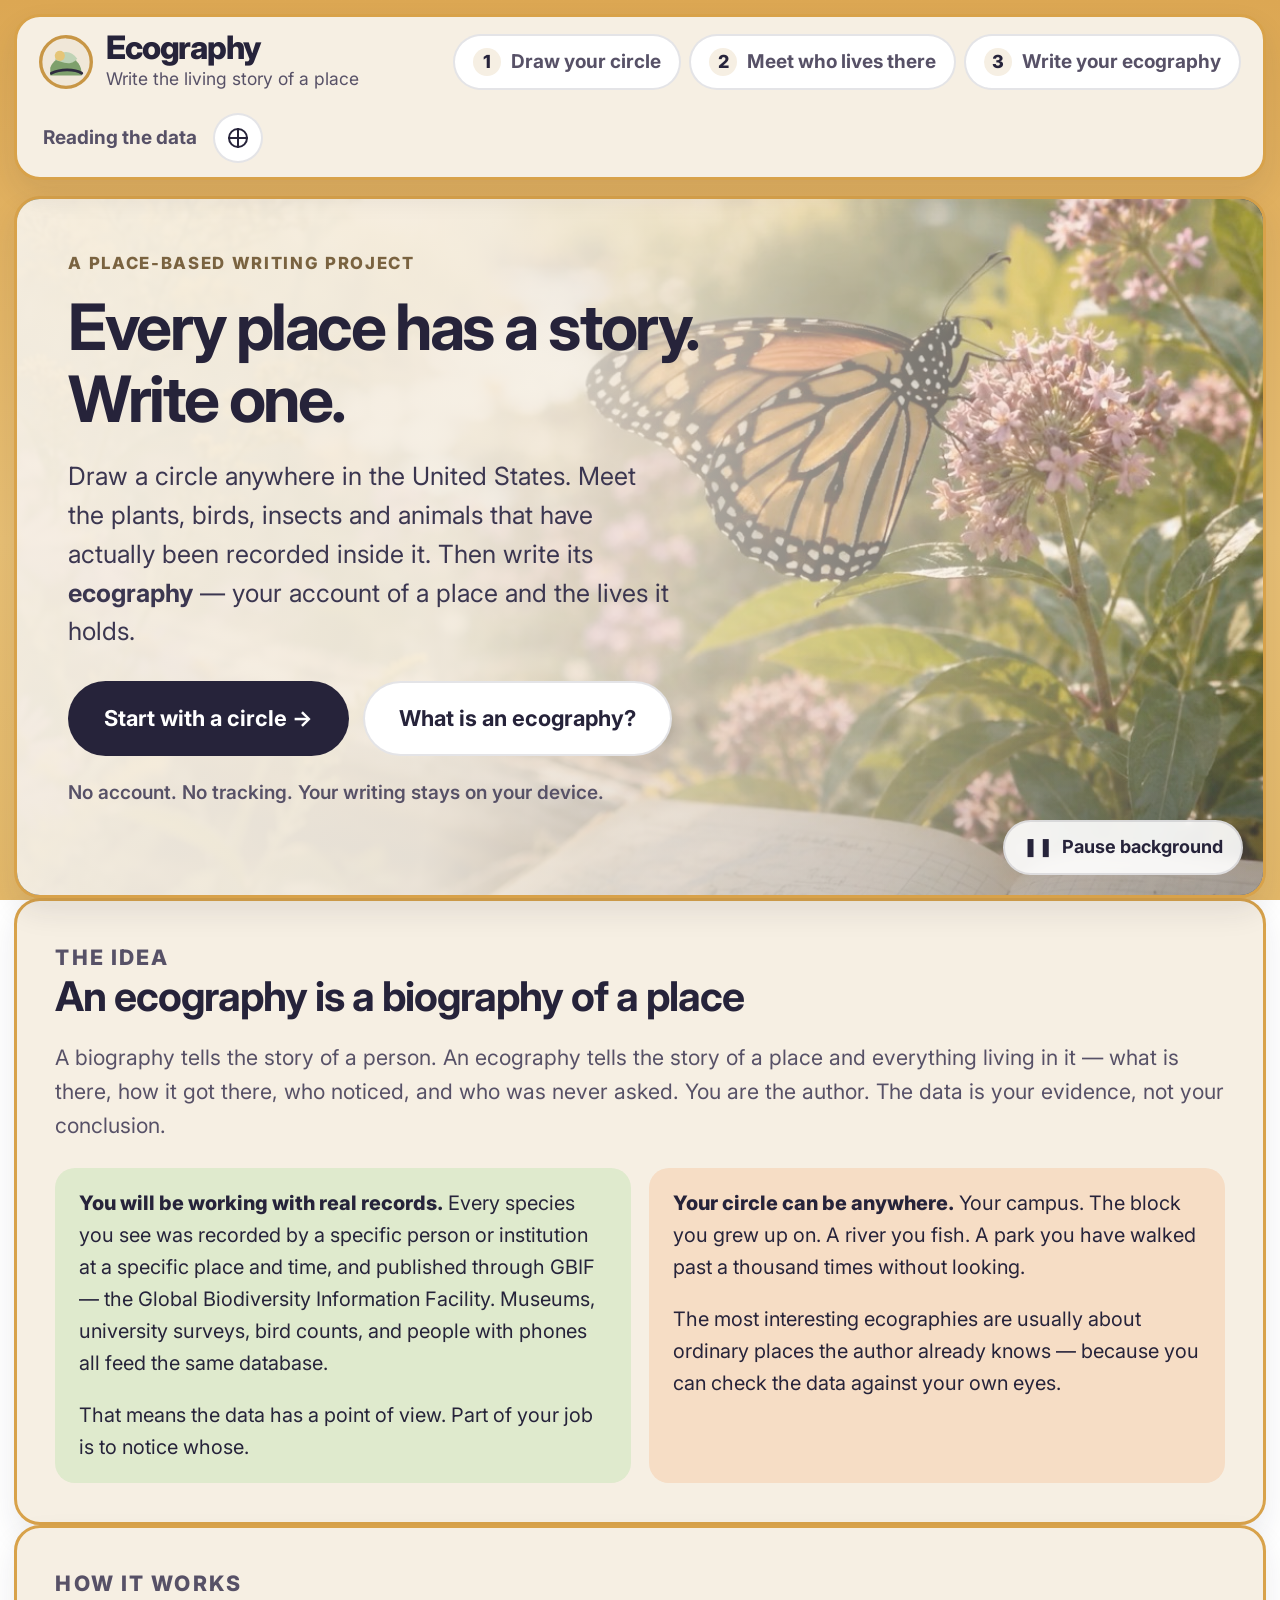
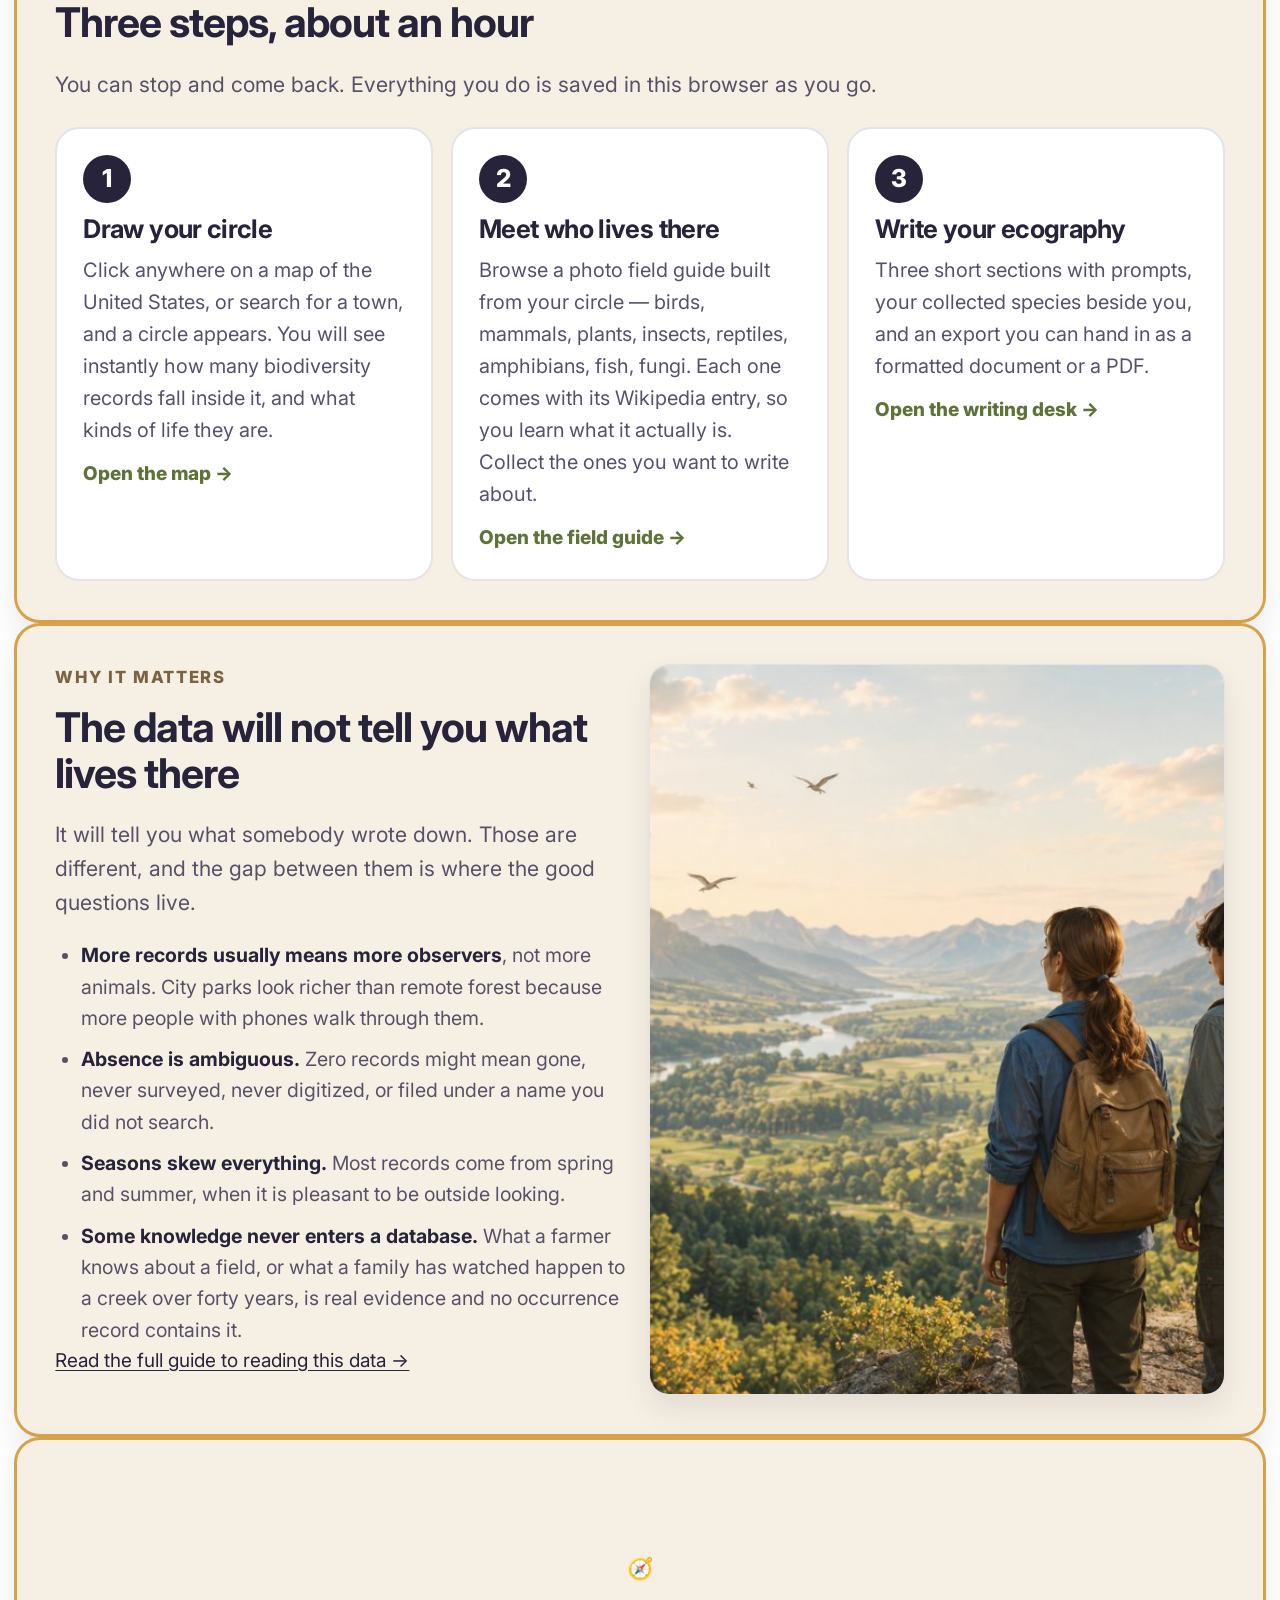
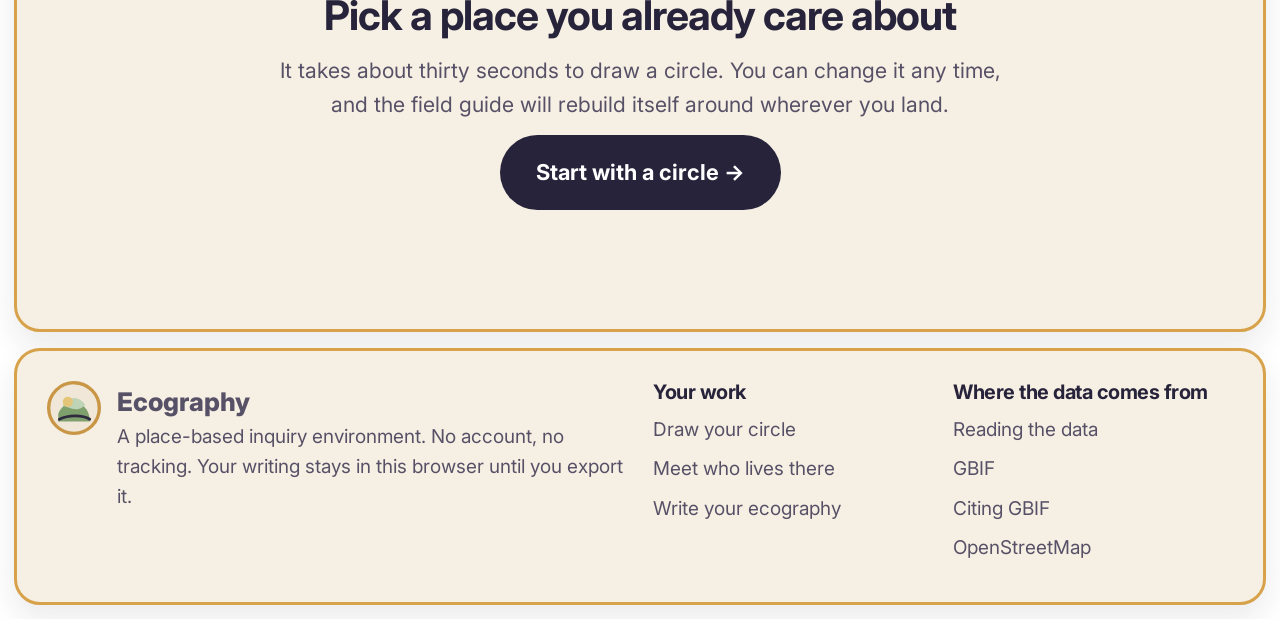
<file: index.html>
<!DOCTYPE html>
<html lang="en">
<head>
<meta charset="UTF-8">
<meta name="viewport" content="width=device-width, initial-scale=1.0">
<title>Ecography — write the living story of a place</title>
<meta name="description" content="Draw a circle anywhere in the United States, meet the species recorded inside it using live GBIF data, and write your own ecography of that place.">
<link rel="icon" href="assets/icons/logo-landscape.svg">
<link rel="preconnect" href="https://fonts.googleapis.com">
<link rel="preconnect" href="https://fonts.gstatic.com" crossorigin>
<link href="https://fonts.googleapis.com/css2?family=Inter:wght@400;500;600;700;800&display=swap" rel="stylesheet">
<link rel="stylesheet" href="css/styles.css?v=3">
</head>
<body>
<a class="skip-link" href="#main">Skip to the content</a>

<div class="page-shell">
  <header id="siteHeader" class="site-header panel"></header>

  <main id="main">
    <!-- ============================================== HERO -->
    <section class="hero panel">
      <div class="hero__backdrop">
        <video id="heroVideo" class="hero__video" autoplay muted loop playsinline preload="auto"
               poster="media/atlas-loop-poster.jpg" aria-hidden="true" tabindex="-1">
          <source src="media/atlas-loop.mp4" type="video/mp4">
        </video>
        <img class="hero__still" src="media/atlas-loop-poster.jpg" alt="">
      </div>
      <div class="hero__overlay"></div>

      <button id="videoToggle" class="video-toggle" aria-pressed="false">
        <span class="video-toggle__icon" aria-hidden="true">❚❚</span>
        <span class="video-toggle__label">Pause background</span>
      </button>

      <div class="hero__content">
        <p class="eyebrow">A place-based writing project</p>
        <h1>Every place has a story. Write one.</h1>
        <p class="lead">
          Draw a circle anywhere in the United States. Meet the plants, birds, insects and
          animals that have actually been recorded inside it. Then write its
          <strong>ecography</strong> — your account of a place and the lives it holds.
        </p>
        <div class="hero__actions">
          <a class="button button--dark button--large" href="explore.html">Start with a circle →</a>
          <a class="button button--light button--large" href="#what">What is an ecography?</a>
        </div>
        <p class="hero__meta">No account. No tracking. Your writing stays on your device.</p>
      </div>
    </section>

    <!-- ============================================== WHAT IS IT -->
    <section id="what" class="section panel">
      <div class="section-head">
        <p class="eyebrow">The idea</p>
        <h2>An ecography is a biography of a place</h2>
        <p>
          A biography tells the story of a person. An ecography tells the story of a place and
          everything living in it — what is there, how it got there, who noticed, and who was
          never asked. You are the author. The data is your evidence, not your conclusion.
        </p>
      </div>

      <div class="split">
        <div class="callout callout--sage">
          <p><strong>You will be working with real records.</strong> Every species you see was
          recorded by a specific person or institution at a specific place and time, and published
          through GBIF — the Global Biodiversity Information Facility. Museums, university surveys,
          bird counts, and people with phones all feed the same database.</p>
          <p style="margin-bottom:0">That means the data has a point of view. Part of your job is
          to notice whose.</p>
        </div>
        <div class="callout callout--peach">
          <p><strong>Your circle can be anywhere.</strong> Your campus. The block you grew up on.
          A river you fish. A park you have walked past a thousand times without looking.</p>
          <p style="margin-bottom:0">The most interesting ecographies are usually about ordinary
          places the author already knows — because you can check the data against your own eyes.</p>
        </div>
      </div>
    </section>

    <!-- ============================================== THE THREE STEPS -->
    <section class="section panel">
      <div class="section-head">
        <p class="eyebrow">How it works</p>
        <h2>Three steps, about an hour</h2>
        <p>You can stop and come back. Everything you do is saved in this browser as you go.</p>
      </div>

      <div class="step-cards">
        <a class="step-card" href="explore.html">
          <span class="step-card__num">1</span>
          <h3>Draw your circle</h3>
          <p>Click anywhere on a map of the United States, or search for a town, and a circle
          appears. You will see instantly how many biodiversity records fall inside it, and what
          kinds of life they are.</p>
          <span class="step-card__go">Open the map →</span>
        </a>
        <a class="step-card" href="species.html">
          <span class="step-card__num">2</span>
          <h3>Meet who lives there</h3>
          <p>Browse a photo field guide built from your circle — birds, mammals, plants, insects,
          reptiles, amphibians, fish, fungi. Each one comes with its Wikipedia entry, so you learn
          what it actually is. Collect the ones you want to write about.</p>
          <span class="step-card__go">Open the field guide →</span>
        </a>
        <a class="step-card" href="write.html">
          <span class="step-card__num">3</span>
          <h3>Write your ecography</h3>
          <p>Three short sections with prompts, your collected species beside you, and an export
          you can hand in as a formatted document or a PDF.</p>
          <span class="step-card__go">Open the writing desk →</span>
        </a>
      </div>
    </section>

    <!-- ============================================== THE ARGUMENT -->
    <section class="section panel">
      <div class="split">
        <div>
          <p class="eyebrow">Why it matters</p>
          <h2>The data will not tell you what lives there</h2>
          <p style="font-size:1.12rem;color:var(--muted)">
            It will tell you what somebody wrote down. Those are different, and the gap between
            them is where the good questions live.
          </p>
          <ul class="caveat-list">
            <li><strong>More records usually means more observers</strong>, not more animals. City
            parks look richer than remote forest because more people with phones walk through them.</li>
            <li><strong>Absence is ambiguous.</strong> Zero records might mean gone, never surveyed,
            never digitized, or filed under a name you did not search.</li>
            <li><strong>Seasons skew everything.</strong> Most records come from spring and summer,
            when it is pleasant to be outside looking.</li>
            <li><strong>Some knowledge never enters a database.</strong> What a farmer knows about a
            field, or what a family has watched happen to a creek over forty years, is real evidence
            and no occurrence record contains it.</li>
          </ul>
          <p><a href="guide.html">Read the full guide to reading this data →</a></p>
        </div>
        <div class="panel panel--inner" style="padding:0;overflow:hidden;display:grid">
          <img src="assets/images/community-journey.jpg" alt="Two students standing on a ridge looking out over a wide river valley." style="width:100%;height:100%;object-fit:cover">
        </div>
      </div>
    </section>

    <!-- ============================================== CTA -->
    <section class="section panel">
      <div class="empty-state">
        <p class="empty-state__emoji" aria-hidden="true">🧭</p>
        <h2>Pick a place you already care about</h2>
        <p>It takes about thirty seconds to draw a circle. You can change it any time, and
        the field guide will rebuild itself around wherever you land.</p>
        <a class="button button--dark button--large" href="explore.html">Start with a circle →</a>
      </div>
    </section>
  </main>

  <footer id="siteFooter" class="site-footer panel"></footer>
</div>

<script src="js/gbif.js?v=3"></script>
<script src="js/app.js?v=3"></script>
</body>
</html>
</file>
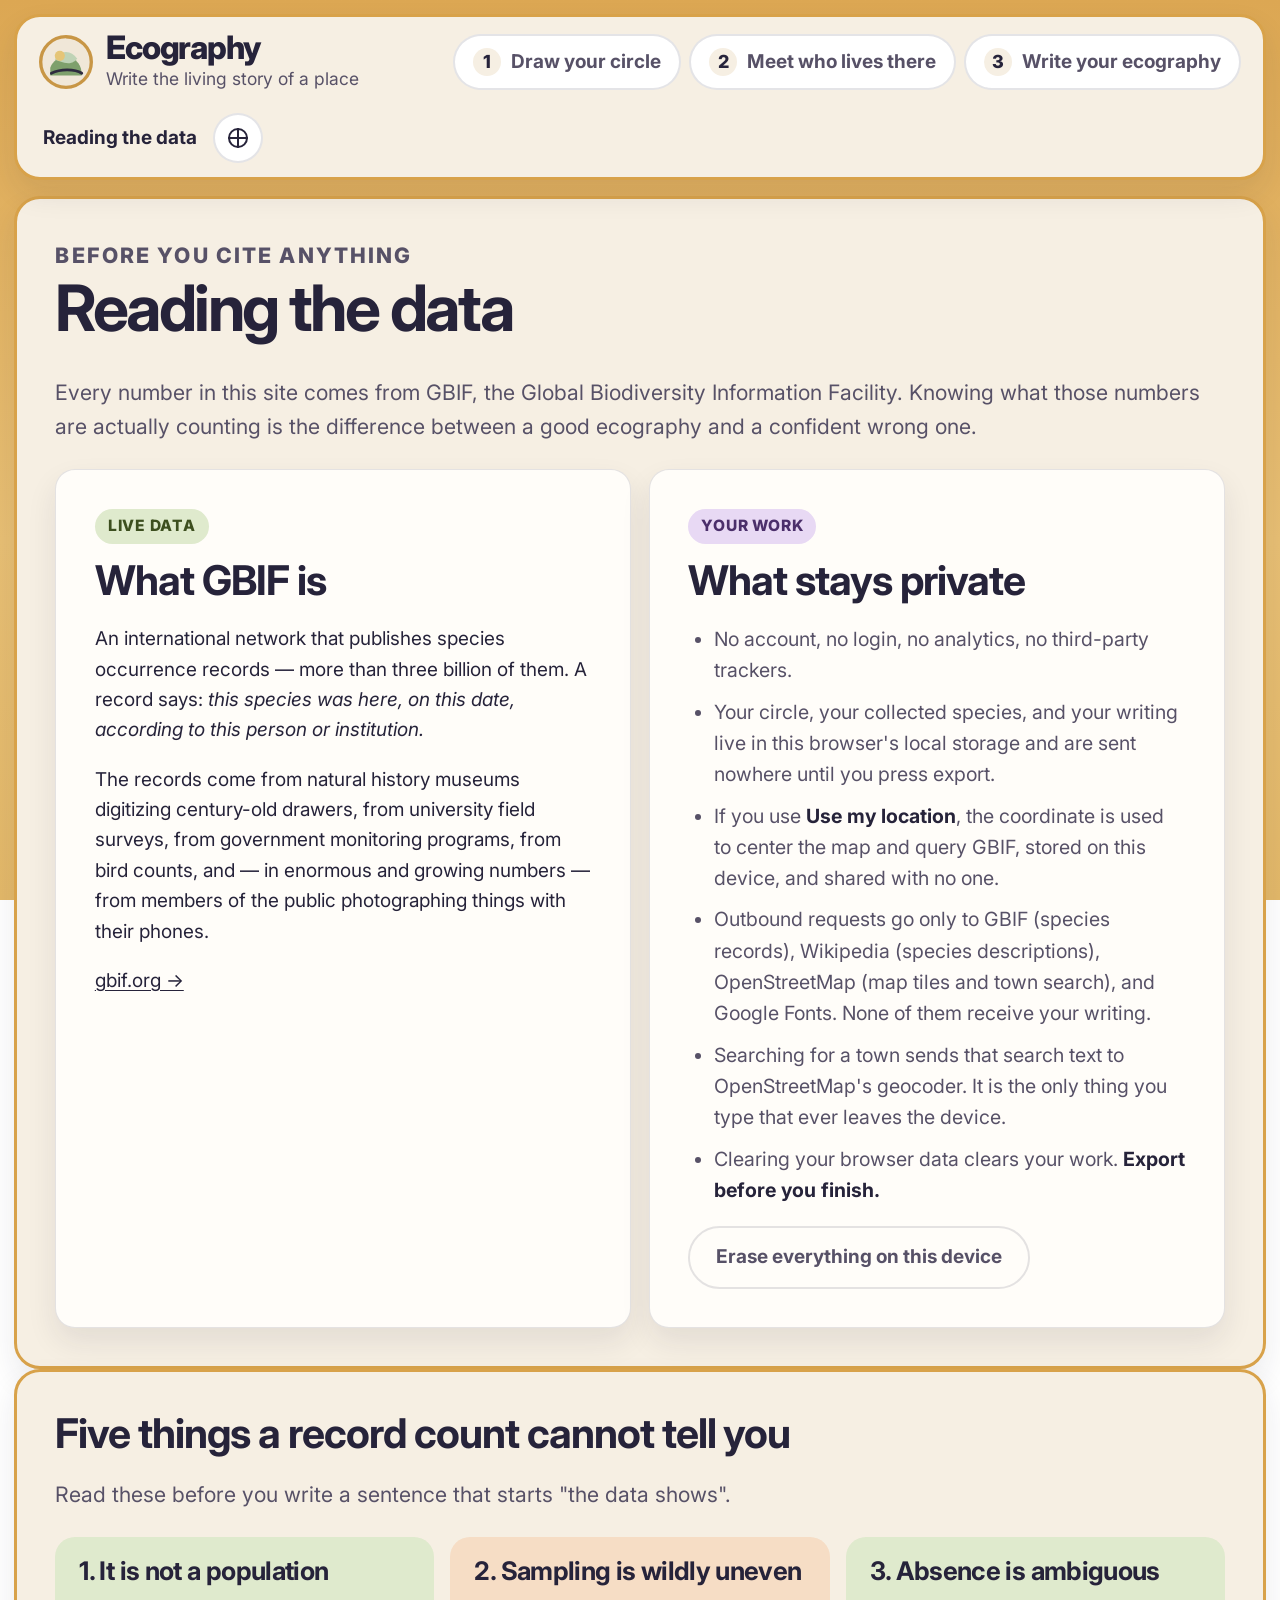
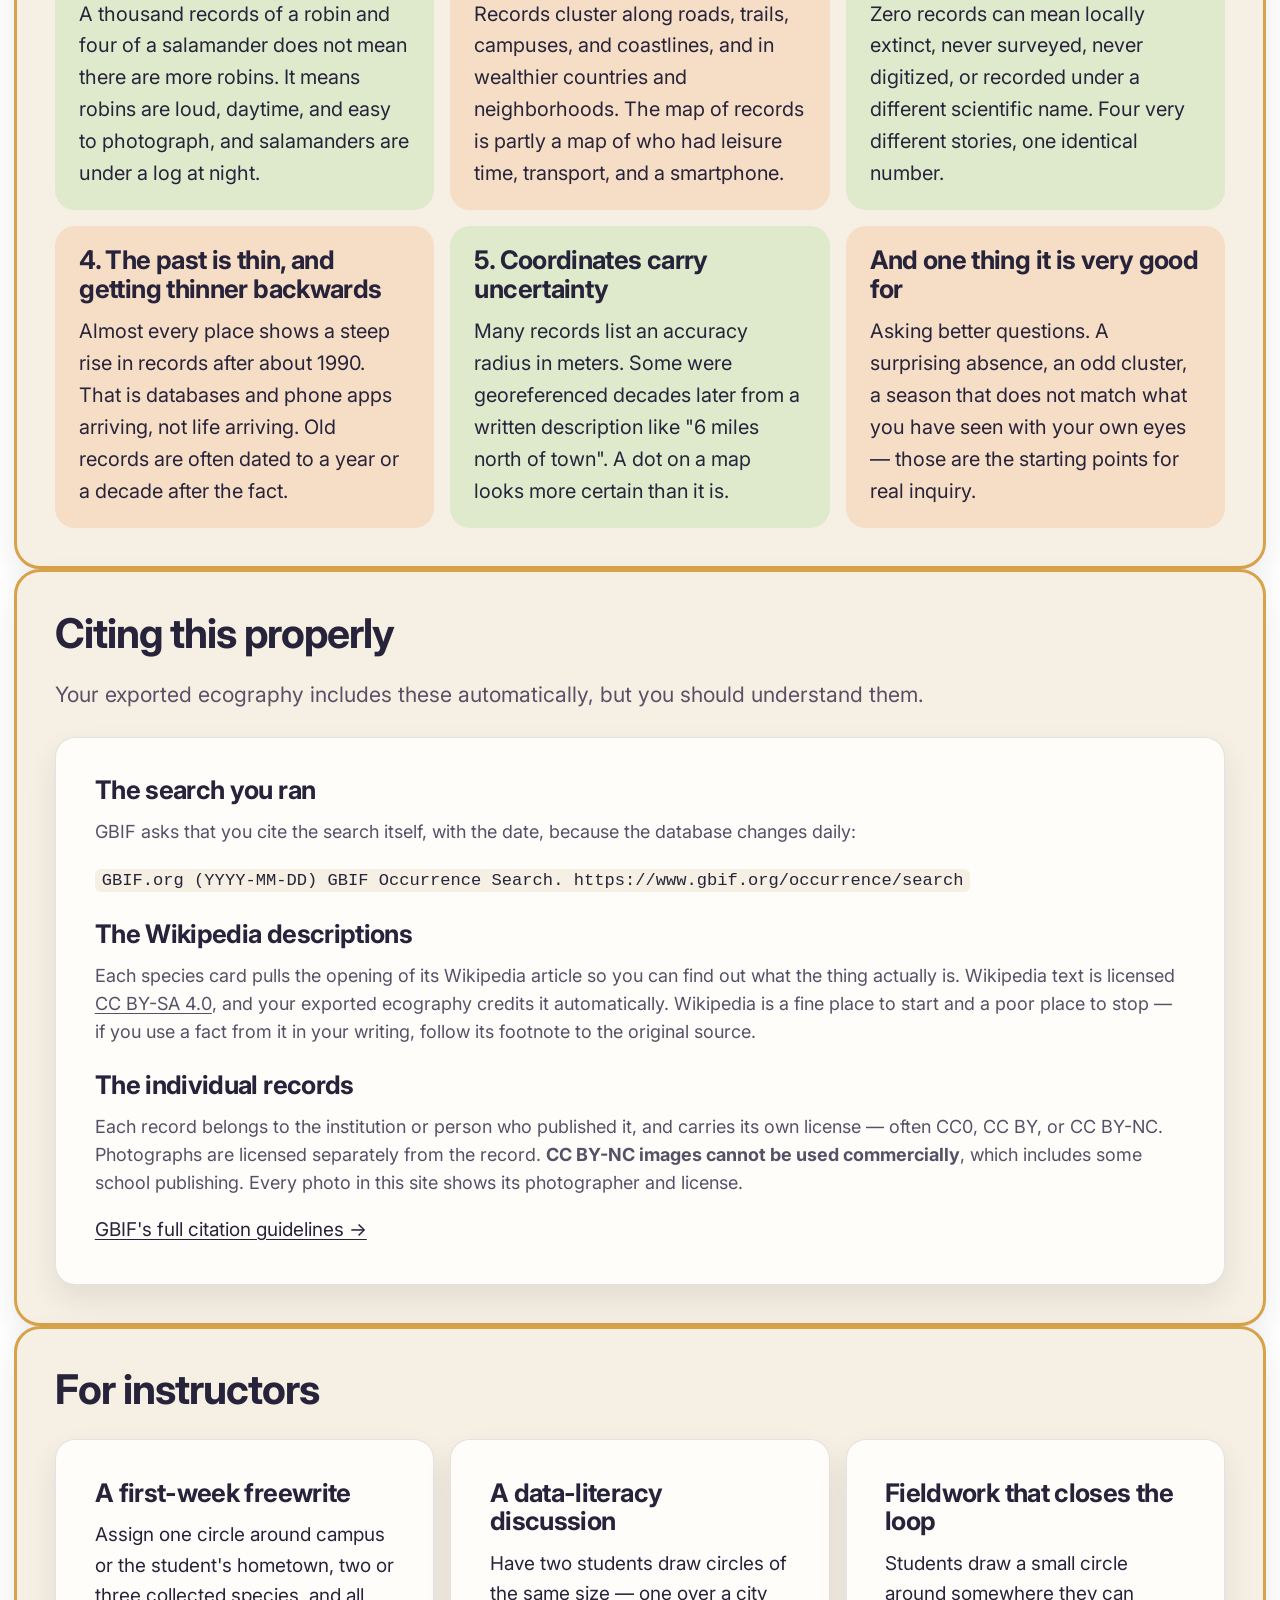
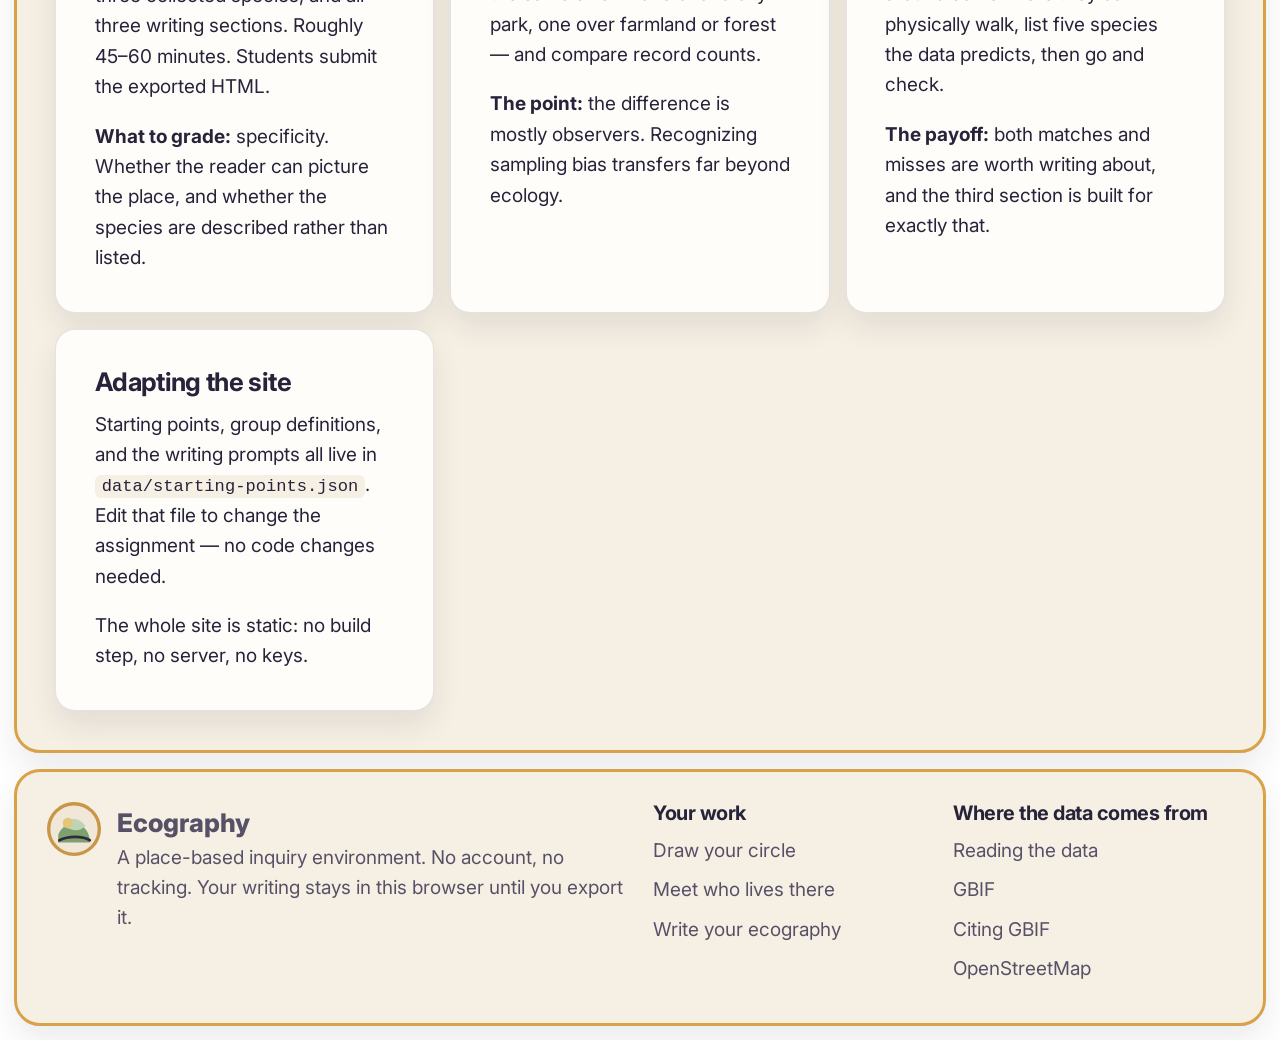
<file: guide.html>
<!DOCTYPE html>
<html lang="en">
<head>
<meta charset="UTF-8">
<meta name="viewport" content="width=device-width, initial-scale=1.0">
<title>Reading the data — Ecography</title>
<meta name="description" content="Where Ecography's biodiversity data comes from, what it can and cannot tell you, and how student privacy is handled.">
<link rel="icon" href="assets/icons/logo-landscape.svg">
<link rel="preconnect" href="https://fonts.googleapis.com">
<link rel="preconnect" href="https://fonts.gstatic.com" crossorigin>
<link href="https://fonts.googleapis.com/css2?family=Inter:wght@400;500;600;700;800&display=swap" rel="stylesheet">
<link rel="stylesheet" href="css/styles.css?v=3">
</head>
<body>
<a class="skip-link" href="#main">Skip to the content</a>

<div class="page-shell">
  <header id="siteHeader" class="site-header panel"></header>

  <main id="main">
    <section class="section panel">
      <div class="section-head">
        <p class="eyebrow">Before you cite anything</p>
        <h1>Reading the data</h1>
        <p>
          Every number in this site comes from GBIF, the Global Biodiversity Information Facility.
          Knowing what those numbers are actually counting is the difference between a good
          ecography and a confident wrong one.
        </p>
      </div>

      <div class="split">
        <div class="panel panel--inner section">
          <span class="pill pill--live">Live data</span>
          <h2 style="margin-top:14px">What GBIF is</h2>
          <p>
            An international network that publishes species occurrence records — more than three
            billion of them. A record says: <em>this species was here, on this date, according to
            this person or institution.</em>
          </p>
          <p>The records come from natural history museums digitizing century-old drawers, from
          university field surveys, from government monitoring programs, from bird counts, and —
          in enormous and growing numbers — from members of the public photographing things with
          their phones.</p>
          <p style="margin-bottom:0"><a href="https://www.gbif.org" target="_blank" rel="noopener">gbif.org →</a></p>
        </div>

        <div class="panel panel--inner section">
          <span class="pill pill--student">Your work</span>
          <h2 style="margin-top:14px">What stays private</h2>
          <ul class="caveat-list">
            <li>No account, no login, no analytics, no third-party trackers.</li>
            <li>Your circle, your collected species, and your writing live in this browser's
            local storage and are sent nowhere until you press export.</li>
            <li>If you use <strong>Use my location</strong>, the coordinate is used to center the
            map and query GBIF, stored on this device, and shared with no one.</li>
            <li>Outbound requests go only to GBIF (species records), Wikipedia (species
            descriptions), OpenStreetMap (map tiles and town search), and Google Fonts. None of
            them receive your writing.</li>
            <li>Searching for a town sends that search text to OpenStreetMap's geocoder. It is the
            only thing you type that ever leaves the device.</li>
            <li>Clearing your browser data clears your work. <strong>Export before you finish.</strong></li>
          </ul>
          <p style="margin:20px 0 0">
            <button class="button button--ghost" id="eraseButton">Erase everything on this device</button>
          </p>
        </div>
      </div>
    </section>

    <section class="section panel">
      <div class="section-head">
        <h2>Five things a record count cannot tell you</h2>
        <p>Read these before you write a sentence that starts "the data shows".</p>
      </div>

      <div class="grid grid--auto">
        <div class="callout callout--sage">
          <h3 style="margin-top:0">1. It is not a population</h3>
          <p style="margin-bottom:0">A thousand records of a robin and four of a salamander does
          not mean there are more robins. It means robins are loud, daytime, and easy to photograph,
          and salamanders are under a log at night.</p>
        </div>
        <div class="callout callout--peach">
          <h3 style="margin-top:0">2. Sampling is wildly uneven</h3>
          <p style="margin-bottom:0">Records cluster along roads, trails, campuses, and coastlines,
          and in wealthier countries and neighborhoods. The map of records is partly a map of who
          had leisure time, transport, and a smartphone.</p>
        </div>
        <div class="callout callout--sage">
          <h3 style="margin-top:0">3. Absence is ambiguous</h3>
          <p style="margin-bottom:0">Zero records can mean locally extinct, never surveyed, never
          digitized, or recorded under a different scientific name. Four very different stories,
          one identical number.</p>
        </div>
        <div class="callout callout--peach">
          <h3 style="margin-top:0">4. The past is thin, and getting thinner backwards</h3>
          <p style="margin-bottom:0">Almost every place shows a steep rise in records after about
          1990. That is databases and phone apps arriving, not life arriving. Old records are often
          dated to a year or a decade after the fact.</p>
        </div>
        <div class="callout callout--sage">
          <h3 style="margin-top:0">5. Coordinates carry uncertainty</h3>
          <p style="margin-bottom:0">Many records list an accuracy radius in meters. Some were
          georeferenced decades later from a written description like "6 miles north of town".
          A dot on a map looks more certain than it is.</p>
        </div>
        <div class="callout callout--peach">
          <h3 style="margin-top:0">And one thing it is very good for</h3>
          <p style="margin-bottom:0">Asking better questions. A surprising absence, an odd cluster,
          a season that does not match what you have seen with your own eyes — those are the
          starting points for real inquiry.</p>
        </div>
      </div>
    </section>

    <section class="section panel">
      <div class="section-head">
        <h2>Citing this properly</h2>
        <p>Your exported ecography includes these automatically, but you should understand them.</p>
      </div>

      <div class="panel panel--inner section">
        <h3>The search you ran</h3>
        <p class="data-note">
          GBIF asks that you cite the search itself, with the date, because the database changes daily:
        </p>
        <p><code>GBIF.org (YYYY-MM-DD) GBIF Occurrence Search. https://www.gbif.org/occurrence/search</code></p>

        <h3 style="margin-top:26px">The Wikipedia descriptions</h3>
        <p class="data-note">
          Each species card pulls the opening of its Wikipedia article so you can find out what the
          thing actually is. Wikipedia text is licensed
          <a href="https://creativecommons.org/licenses/by-sa/4.0/" target="_blank" rel="noopener">CC BY-SA 4.0</a>,
          and your exported ecography credits it automatically. Wikipedia is a fine place to start
          and a poor place to stop — if you use a fact from it in your writing, follow its footnote
          to the original source.
        </p>

        <h3 style="margin-top:26px">The individual records</h3>
        <p class="data-note">
          Each record belongs to the institution or person who published it, and carries its own
          license — often CC0, CC BY, or CC BY-NC. Photographs are licensed separately from the
          record. <strong>CC BY-NC images cannot be used commercially</strong>, which includes some
          school publishing. Every photo in this site shows its photographer and license.
        </p>
        <p style="margin-bottom:0">
          <a href="https://www.gbif.org/citation-guidelines" target="_blank" rel="noopener">
            GBIF's full citation guidelines →</a>
        </p>
      </div>
    </section>

    <section class="section panel">
      <div class="section-head">
        <h2>For instructors</h2>
      </div>
      <div class="grid grid--auto">
        <div class="panel panel--inner section">
          <h3 style="margin-top:0">A first-week freewrite</h3>
          <p>Assign one circle around campus or the student's hometown, two or three collected
          species, and all three writing sections. Roughly 45–60 minutes. Students submit the
          exported HTML.</p>
          <p style="margin-bottom:0"><strong>What to grade:</strong> specificity. Whether the
          reader can picture the place, and whether the species are described rather than listed.</p>
        </div>
        <div class="panel panel--inner section">
          <h3 style="margin-top:0">A data-literacy discussion</h3>
          <p>Have two students draw circles of the same size — one over a city park, one over
          farmland or forest — and compare record counts.</p>
          <p style="margin-bottom:0"><strong>The point:</strong> the difference is mostly observers.
          Recognizing sampling bias transfers far beyond ecology.</p>
        </div>
        <div class="panel panel--inner section">
          <h3 style="margin-top:0">Fieldwork that closes the loop</h3>
          <p>Students draw a small circle around somewhere they can physically walk, list five
          species the data predicts, then go and check.</p>
          <p style="margin-bottom:0"><strong>The payoff:</strong> both matches and misses are
          worth writing about, and the third section is built for exactly that.</p>
        </div>
        <div class="panel panel--inner section">
          <h3 style="margin-top:0">Adapting the site</h3>
          <p>Starting points, group definitions, and the writing prompts all live in
          <code>data/starting-points.json</code>. Edit that file to change the assignment — no
          code changes needed.</p>
          <p style="margin-bottom:0">The whole site is static: no build step, no server, no keys.</p>
        </div>
      </div>
    </section>
  </main>

  <footer id="siteFooter" class="site-footer panel"></footer>
</div>

<script src="js/gbif.js?v=3"></script>
<script src="js/app.js?v=3"></script>
<script>
document.addEventListener('DOMContentLoaded', () => {
  document.getElementById('eraseButton').addEventListener('click', () => {
    if (!confirm('Erase your circle, your collected species, and everything you have written on this device? Export first if you want a copy.')) return;
    Store.eraseEverything();
    toast('Everything erased. Reloading…');
    setTimeout(() => location.reload(), 900);
  });
});
</script>
</body>
</html>
</file>
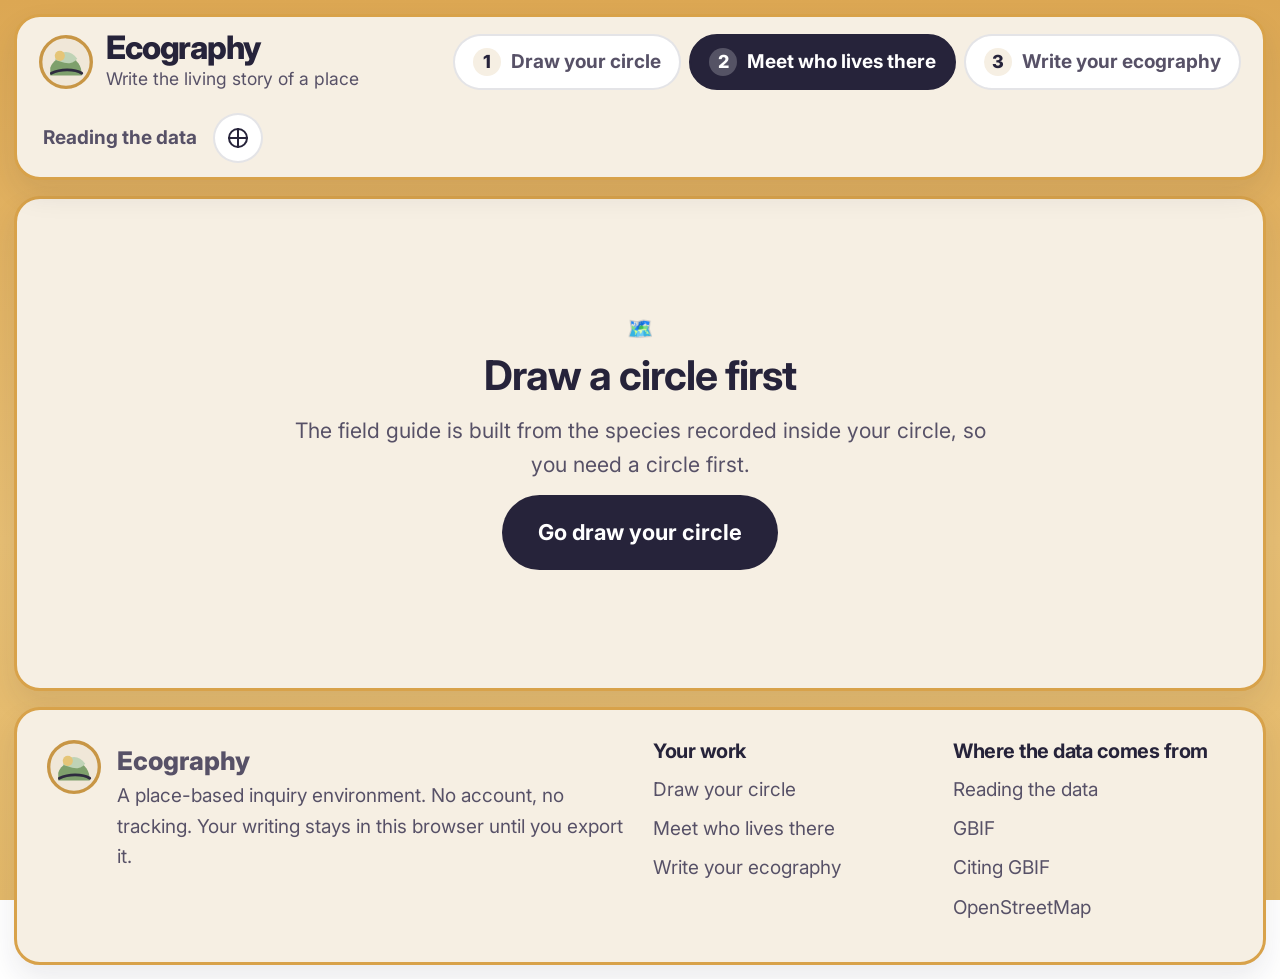
<file: species.html>
<!DOCTYPE html>
<html lang="en">
<head>
<meta charset="UTF-8">
<meta name="viewport" content="width=device-width, initial-scale=1.0">
<title>Meet who lives there — Ecography</title>
<meta name="description" content="A photo field guide built from the biodiversity records inside your circle.">
<link rel="icon" href="assets/icons/logo-landscape.svg">
<link rel="preconnect" href="https://fonts.googleapis.com">
<link rel="preconnect" href="https://fonts.gstatic.com" crossorigin>
<link href="https://fonts.googleapis.com/css2?family=Inter:wght@400;500;600;700;800&display=swap" rel="stylesheet">
<link rel="stylesheet" href="css/styles.css?v=3">
</head>
<body>
<a class="skip-link" href="#guideGrid">Skip to the species list</a>

<div class="page-shell">
  <header id="siteHeader" class="site-header panel"></header>

  <main id="main">
    <section class="section panel" id="guidePanel">
      <div class="section-head section-head--row">
        <div>
          <p class="eyebrow">Step 2 of 3</p>
          <h1>Meet who lives there</h1>
          <p id="placeLine">Loading your circle…</p>
        </div>
        <div>
          <p class="guide-status" id="collectedLine"></p>
        </div>
      </div>

      <div class="guide-toolbar">
        <div class="group-chips" id="groupChips" role="group" aria-label="Filter by kind of life"></div>
        <p class="guide-status" id="guideStatus" role="status" aria-live="polite"></p>
      </div>

      <div class="field-grid" id="guideGrid"></div>

      <div id="guideFooter" style="margin-top:26px"></div>
    </section>

    <section class="sticky-actions panel" id="continueBar" hidden>
      <span id="continueText"></span>
      <a class="button button--dark button--large" href="write.html">Write your ecography →</a>
    </section>
  </main>

  <footer id="siteFooter" class="site-footer panel"></footer>
</div>

<!-- species detail -->
<dialog id="sheet" class="sheet" aria-labeledby="sheetTitle">
  <div class="sheet__inner">
    <div id="sheetContent"></div>
  </div>
</dialog>

<script src="js/gbif.js?v=3"></script>
<script src="js/wiki.js?v=3"></script>
<script src="js/app.js?v=3"></script>
<script src="js/species.js?v=3"></script>
</body>
</html>
</file>
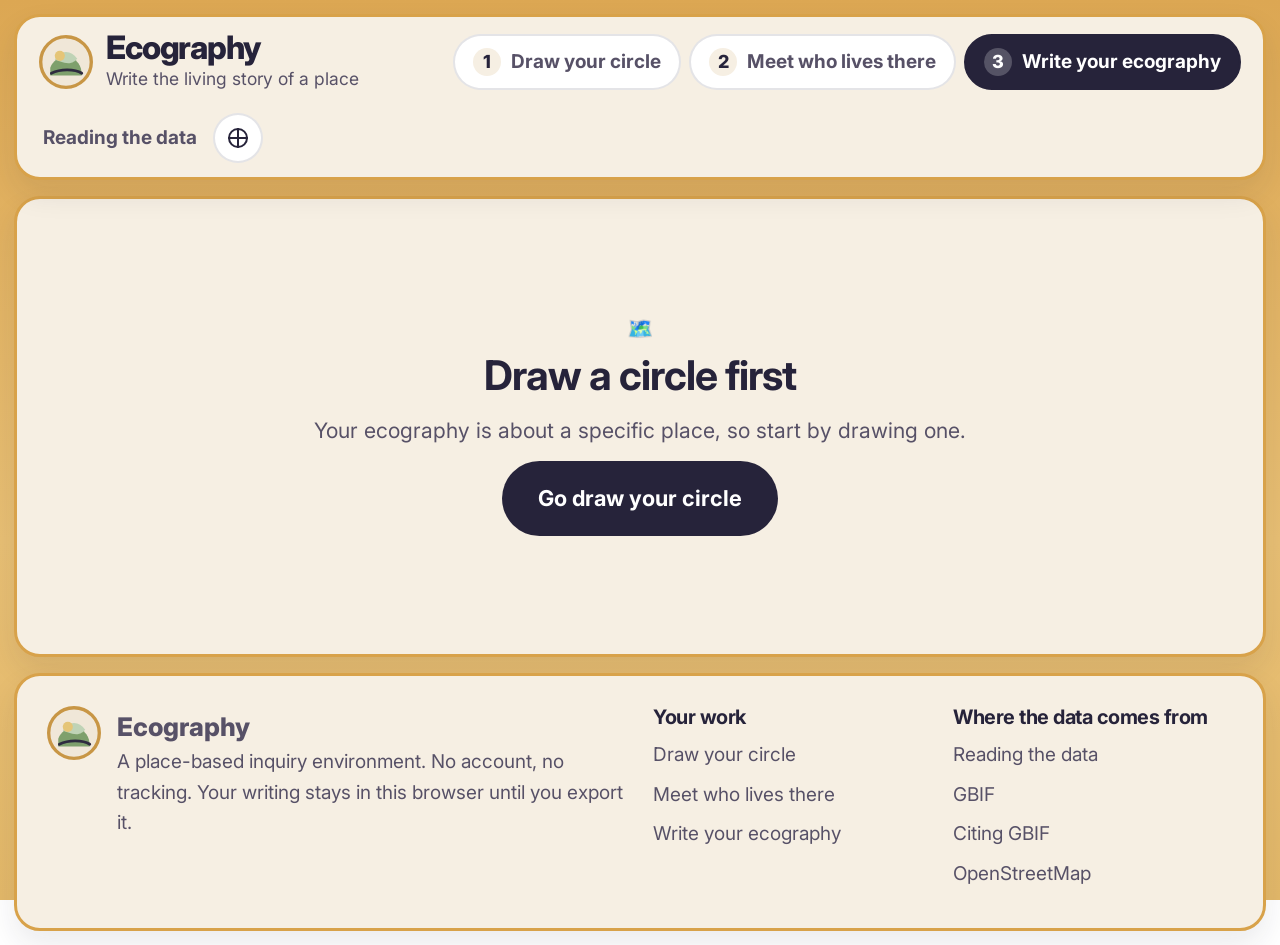
<file: write.html>
<!DOCTYPE html>
<html lang="en">
<head>
<meta charset="UTF-8">
<meta name="viewport" content="width=device-width, initial-scale=1.0">
<title>Write your ecography — Ecography</title>
<meta name="description" content="Write the story of your place, with your collected species and your circle's data beside you.">
<link rel="icon" href="assets/icons/logo-landscape.svg">
<link rel="preconnect" href="https://fonts.googleapis.com">
<link rel="preconnect" href="https://fonts.gstatic.com" crossorigin>
<link href="https://fonts.googleapis.com/css2?family=Inter:wght@400;500;600;700;800&display=swap" rel="stylesheet">
<link rel="stylesheet" href="css/styles.css?v=3">
</head>
<body>
<a class="skip-link" href="#sections">Skip to the writing</a>

<div class="page-shell">
  <header id="siteHeader" class="site-header panel"></header>

  <main id="main">
    <section class="section panel" id="introPanel">
      <div class="section-head">
        <p class="eyebrow">Step 3 of 3</p>
        <h1 id="title">Write your ecography</h1>
        <p id="placeLine"></p>
      </div>
    </section>

    <div class="write-layout" style="margin-top:16px">
      <div id="sections"></div>

      <aside class="side-stack write-aside" aria-label="Your materials">
        <div class="side-card panel panel--inner">
          <h2 style="font-size:1.25rem">Your circle</h2>
          <div id="circleCard"></div>
        </div>

        <div class="side-card panel panel--inner">
          <h2 style="font-size:1.25rem">Your species</h2>
          <p class="data-note" id="trayNote"></p>
          <div class="species-tray" id="tray"></div>
        </div>

        <div class="side-card panel panel--inner">
          <h2 style="font-size:1.25rem">Finish up</h2>
          <p class="data-note" style="margin-bottom:14px">
            Export a formatted copy to hand in. Everything stays on this device until you do.
          </p>
          <div class="grid" style="gap:9px">
            <button class="button button--dark button--block" id="exportHtml">Download my ecography</button>
            <button class="button button--light button--block" id="printButton">Print or save as PDF</button>
            <button class="button button--ghost button--block" id="exportJson">Export raw data (JSON)</button>
          </div>
          <p class="data-note" id="progressNote" style="margin-top:14px"></p>
        </div>
      </aside>
    </div>
  </main>

  <footer id="siteFooter" class="site-footer panel"></footer>
</div>

<script src="js/gbif.js?v=3"></script>
<script src="js/app.js?v=3"></script>
<script src="js/write.js?v=3"></script>
</body>
</html>
</file>
<file: css/styles.css>
/* =====================================================================
   Ecography — design system
   Type scale is deliberately large: the base is 19px, body copy 1.15rem,
   and nothing functional sits below 1rem. Students read this on laptops
   in bright rooms and on phones held at arm's length.
   ===================================================================== */

:root {
  --page: #f6efe3;
  --panel: #fffdf9;
  --border: #d8a24a;
  --text: #26233a;
  --muted: #575167;
  --dark: #26233a;
  --sage: #dfeacd;
  --sage-2: #5f7339;
  --lavender: #e8d9f4;
  --peach: #f6ddc5;
  --sky: #d9edf5;
  --yellow: #f3df9d;
  --monarch: #c4551a;
  --milkweed: #cf90aa;
  --ink-soft: rgba(38, 35, 58, 0.12);
  --shadow: 0 14px 30px rgba(38, 35, 58, 0.09);
  --shadow-lg: 0 22px 48px rgba(38, 35, 58, 0.16);
  --radius: 26px;
  --focus: #14479e;
}

html[data-contrast="high"] {
  --muted: #26233a;
  --ink-soft: rgba(38, 35, 58, 0.4);
  --panel: #fff;
}
html[data-textsize="large"] { font-size: 21.5px; }

*, *::before, *::after { box-sizing: border-box; }

html {
  font-size: 19px;
  scroll-behavior: smooth;
  -webkit-text-size-adjust: 100%;
}

body {
  margin: 0;
  font-family: Inter, system-ui, -apple-system, "Segoe UI", sans-serif;
  font-size: 1rem;
  line-height: 1.6;
  color: var(--text);
  background: linear-gradient(180deg, #dca753 0%, #e8bf74 60%, #e3b869 100%);
  background-attachment: fixed;
  -webkit-font-smoothing: antialiased;
}

a { color: inherit; text-decoration: none; }
p a:not(.button), li a:not(.button) { text-decoration: underline; text-underline-offset: 3px; }
button, input, textarea, select { font: inherit; color: inherit; }
button { border: none; background: none; cursor: pointer; }
img { max-width: 100%; }
/* A `display` rule on the element itself beats the UA sheet's [hidden] rule,
   so anything laid out with grid or flex needs this to actually hide. */
[hidden] { display: none !important; }
h1, h2, h3, h4 { line-height: 1.12; letter-spacing: -.025em; margin: 0 0 .5em; }
h1 { font-size: clamp(2.4rem, 5vw, 3.9rem); letter-spacing: -.04em; }
h2 { font-size: clamp(1.75rem, 3.2vw, 2.6rem); }
h3 { font-size: clamp(1.25rem, 2vw, 1.55rem); }
h4 { font-size: 1.15rem; }
p { margin: 0 0 1em; }

:focus-visible { outline: 3px solid var(--focus); outline-offset: 3px; border-radius: 6px; }

.skip-link {
  position: absolute; left: -9999px; top: 0; z-index: 999;
  background: var(--dark); color: #fff; padding: 16px 24px; border-radius: 0 0 16px 0; font-weight: 700;
}
.skip-link:focus { left: 0; }

.visually-hidden {
  position: absolute; width: 1px; height: 1px; padding: 0; margin: -1px;
  overflow: hidden; clip: rect(0 0 0 0); white-space: nowrap; border: 0;
}

/* --------------------------------------------------------------- shell */

.page-shell {
  width: min(1560px, calc(100% - 28px));
  margin: 14px auto;
  display: grid;
  gap: 16px;
}
.page-shell > *,
.grid > *,
.split > *,
.card-grid > *,
.field-grid > *,
.step-cards > *,
.stat-row > *,
.footer-links > * { min-width: 0; }
input, select, textarea { min-width: 0; max-width: 100%; }

.panel {
  background: var(--page);
  border: 3px solid var(--border);
  border-radius: var(--radius);
  box-shadow: var(--shadow);
}
.panel--inner {
  background: var(--panel);
  border: 1.5px solid var(--ink-soft);
  border-radius: 20px;
}
.section { padding: clamp(20px, 3vw, 40px); }

/* -------------------------------------------------------------- header */

.site-header {
  display: flex; align-items: center; gap: 20px; flex-wrap: wrap;
  justify-content: space-between; padding: 14px 22px;
  position: sticky; top: 10px; z-index: 900;
}
.brand { display: flex; align-items: center; gap: 13px; min-width: 0; }
.brand__logo { width: 54px; height: 54px; flex: 0 0 auto; }
.brand__text { display: block; }
.brand__title { display: block; font-size: 1.7rem; font-weight: 800; letter-spacing: -.035em; line-height: 1.05; }
.brand__subtitle { display: block; font-size: .92rem; color: var(--muted); }

.step-nav { display: flex; gap: 8px; flex-wrap: wrap; }
.step-nav__item {
  display: flex; align-items: center; gap: 10px;
  padding: 11px 18px; border-radius: 999px;
  background: #fff; border: 2px solid var(--ink-soft);
  font-weight: 700; font-size: 1rem; color: var(--muted);
  transition: transform .16s ease, box-shadow .16s ease;
}
.step-nav__item:hover { transform: translateY(-2px); box-shadow: var(--shadow); color: var(--text); }
.step-nav__item.is-here { background: var(--dark); border-color: var(--dark); color: #fff; }
.step-nav__item.is-done:not(.is-here) { border-color: var(--sage-2); color: var(--sage-2); }
.step-nav__num {
  width: 28px; height: 28px; border-radius: 50%; display: grid; place-items: center;
  background: var(--page); color: var(--text); font-size: .95rem; font-weight: 800; flex: 0 0 auto;
}
.step-nav__item.is-here .step-nav__num { background: rgba(255,255,255,.22); color: #fff; }
.step-nav__item.is-done:not(.is-here) .step-nav__num { background: var(--sage); color: var(--sage-2); }
.step-nav__short { display: none; }

.header-actions { display: flex; gap: 12px; align-items: center; }
.header-link { font-weight: 700; color: var(--muted); padding: 10px 4px; }
.header-link:hover, .header-link.is-here { color: var(--text); }
.icon-button {
  width: 50px; height: 50px; border-radius: 50%; background: #fff;
  border: 2px solid var(--ink-soft); display: grid; place-items: center; color: var(--text);
}
.icon-button[aria-expanded="true"] { background: var(--dark); color: #fff; border-color: var(--dark); }

.a11y-menu {
  position: absolute; right: 22px; top: calc(100% - 4px);
  background: #fff; border: 3px solid var(--border); border-radius: 20px;
  padding: 18px 20px; display: grid; gap: 12px; width: min(310px, 92vw);
  box-shadow: var(--shadow-lg); z-index: 950;
}
.a11y-menu[hidden] { display: none; }
.a11y-menu h3 { margin: 0; font-size: 1.1rem; }
.a11y-menu label { display: flex; gap: 12px; align-items: center; font-size: 1rem; cursor: pointer; }
.a11y-menu input { width: 20px; height: 20px; }
.a11y-menu__note { margin: 0; font-size: .88rem; color: var(--muted); }

/* ------------------------------------------------------------- buttons */

.button {
  display: inline-flex; align-items: center; justify-content: center; gap: 10px;
  border-radius: 999px; padding: 14px 26px; font-weight: 700; font-size: 1rem;
  transition: transform .16s ease, box-shadow .16s ease, background .16s ease;
  cursor: pointer; text-align: center; border: 2px solid transparent;
}
.button:hover { transform: translateY(-2px); text-decoration: none; }
.button--dark { background: var(--dark); color: #fff; }
.button--dark img { filter: brightness(0) invert(1); }
.button--light { background: #fff; color: var(--text); border-color: var(--ink-soft); }
.button--ghost { background: transparent; border-color: var(--ink-soft); color: var(--muted); }
.button--large { padding: 18px 34px; font-size: 1.15rem; }
.button--small { padding: 10px 17px; font-size: .93rem; }
.button--block { width: 100%; }
.button[disabled] { opacity: .45; cursor: not-allowed; transform: none; }
.button img { width: 19px; height: 19px; }

/* ---------------------------------------------------------------- hero */

.hero { position: relative; overflow: hidden; min-height: min(78vh, 720px); padding: clamp(24px, 4vw, 54px); }
.hero__backdrop { position: absolute; inset: 0; overflow: hidden; background: #2b2a22; }
/* The clip is letterboxed and watermarked in one corner; scaling up crops both. */
.hero__video, .hero__still {
  position: absolute; inset: 0; width: 100%; height: 100%;
  object-fit: cover; object-position: 62% 38%; transform: scale(1.08);
}
.hero__still { display: none; }
html[data-motion="off"] .hero__video { display: none; }
html[data-motion="off"] .hero__still { display: block; }

.hero__overlay {
  position: absolute; inset: 0;
  background:
    linear-gradient(96deg, rgba(246,239,227,.97) 0%, rgba(246,239,227,.93) 36%, rgba(246,239,227,.62) 60%, rgba(246,239,227,.16) 100%),
    linear-gradient(0deg, rgba(38,35,58,.3) 0%, rgba(38,35,58,0) 36%);
}
.hero__content { position: relative; z-index: 2; max-width: 44rem; }
.hero h1 { max-width: 15ch; margin-bottom: .35em; }
.hero .lead { font-size: 1.32rem; line-height: 1.55; color: #3b3650; max-width: 32rem; }
.hero__actions { display: flex; gap: 14px; flex-wrap: wrap; margin: 30px 0 22px; }
.hero__meta { font-size: 1rem; color: var(--muted); font-weight: 600; }

.eyebrow {
  text-transform: uppercase; letter-spacing: .1em; font-size: .88rem;
  font-weight: 800; color: #7a6340; margin: 0 0 14px;
}

.video-toggle {
  position: absolute; right: 20px; bottom: 20px; z-index: 4;
  display: inline-flex; align-items: center; gap: 9px;
  padding: 11px 18px; border-radius: 999px; font-size: .95rem; font-weight: 700;
  background: rgba(255,255,255,.9); border: 2px solid var(--ink-soft); backdrop-filter: blur(6px);
}

/* -------------------------------------------------------------- layout */

.section-head { max-width: 62rem; margin-bottom: 26px; }
.section-head p { color: var(--muted); font-size: 1.12rem; margin-bottom: 0; }
.section-head--row { display: flex; justify-content: space-between; gap: 24px; align-items: flex-end; max-width: none; flex-wrap: wrap; }

.grid { display: grid; gap: 16px; }
/* auto-fit with a hard floor overflows once the viewport is narrower than the
   floor; min() lets the track collapse instead of pushing the page sideways. */
.grid--auto { grid-template-columns: repeat(auto-fit, minmax(min(300px, 100%), 1fr)); }
.split { display: grid; grid-template-columns: minmax(0, 1fr) minmax(0, 1fr); gap: 18px; }

.step-cards { display: grid; grid-template-columns: repeat(3, minmax(0, 1fr)); gap: 18px; }
.step-card {
  background: #fff; border: 2px solid var(--ink-soft); border-radius: 24px; padding: 26px;
  display: grid; gap: 12px; align-content: start;
  transition: transform .18s ease, box-shadow .18s ease, border-color .18s ease;
}
a.step-card:hover { transform: translateY(-4px); box-shadow: var(--shadow-lg); border-color: var(--border); }
.step-card__num {
  width: 48px; height: 48px; border-radius: 50%; background: var(--dark); color: #fff;
  display: grid; place-items: center; font-weight: 800; font-size: 1.3rem;
}
.step-card h3 { margin: 0; }
.step-card p { margin: 0; color: var(--muted); font-size: 1.05rem; }
.step-card__go { font-weight: 800; color: var(--sage-2); }

/* ---------------------------------------------------------- the map page */

.explore-layout { display: grid; grid-template-columns: minmax(0, 1fr) 400px; gap: 18px; align-items: start; }
.map-frame { padding: 0; overflow: hidden; position: relative; }
#map { height: clamp(460px, 68vh, 780px); background: #cfe0e6; }

.map-tools {
  display: flex; gap: 10px; align-items: center; flex-wrap: wrap;
  padding: 16px 18px; border-bottom: 2px solid var(--ink-soft); background: var(--panel);
}
.tool-button {
  display: inline-flex; align-items: center; gap: 10px;
  padding: 13px 20px; border-radius: 999px; font-weight: 700; font-size: 1rem;
  background: #fff; border: 2px solid var(--ink-soft); color: var(--text);
}
.tool-button:hover { border-color: var(--border); }
.tool-button.is-active { background: var(--monarch); border-color: var(--monarch); color: #fff; }
.tool-button__icon { font-size: 1.15rem; }

.map-hint {
  position: absolute; left: 50%; transform: translateX(-50%); bottom: 22px; z-index: 500;
  background: rgba(38,35,58,.94); color: #fff; padding: 14px 24px; border-radius: 999px;
  font-weight: 700; font-size: 1.02rem; box-shadow: var(--shadow-lg); max-width: min(90%, 34rem); text-align: center;
}
.map-hint[hidden] { display: none; }

.map-stage { position: relative; }

/* Bigger, always-visible zoom controls — the Leaflet defaults are tiny. */
.map-zoom {
  position: absolute; right: 16px; top: 16px; z-index: 600;
  display: grid; gap: 8px; justify-items: end;
}
.map-zoom__btn {
  width: 52px; height: 52px; border-radius: 15px;
  background: #fff; border: 2px solid var(--ink-soft);
  font-size: 1.7rem; font-weight: 700; line-height: 1; color: var(--text);
  display: grid; place-items: center; box-shadow: var(--shadow);
}
.map-zoom__btn:hover:not([disabled]) { border-color: var(--border); background: var(--page); }
.map-zoom__btn[disabled] { opacity: .4; cursor: not-allowed; }
.map-zoom__btn--wide { width: auto; padding: 0 18px; font-size: .98rem; font-weight: 700; height: 46px; }

.radius-control { display: grid; gap: 12px; padding: 18px; border-top: 2px solid var(--ink-soft); background: var(--panel); }
.radius-control__top { display: flex; justify-content: space-between; align-items: baseline; gap: 12px; flex-wrap: wrap; }
.radius-control label { font-weight: 700; font-size: 1.05rem; }
.radius-control output { font-weight: 800; font-size: 1.3rem; color: var(--monarch); font-variant-numeric: tabular-nums; }

.size-presets { display: grid; grid-template-columns: repeat(4, minmax(0, 1fr)); gap: 9px; }
.size-preset {
  display: grid; gap: 2px; padding: 12px 6px; border-radius: 15px; min-width: 0;
  background: #fff; border: 2px solid var(--ink-soft);
  font-weight: 700; font-size: clamp(.84rem, .6rem + .5vw, .98rem);
  color: var(--text); line-height: 1.2; overflow-wrap: anywhere; hyphens: auto;
}
.size-preset small { font-weight: 600; color: var(--muted); font-size: .85rem; }
.size-preset:hover { border-color: var(--border); }
.size-preset.is-active { background: var(--monarch); border-color: var(--monarch); color: #fff; }
.size-preset.is-active small { color: rgba(255,255,255,.85); }

.radius-nudge { display: flex; align-items: center; gap: 12px; }
.nudge-btn {
  width: 48px; height: 48px; flex: 0 0 auto; border-radius: 14px;
  background: #fff; border: 2px solid var(--ink-soft);
  font-size: 1.6rem; font-weight: 700; line-height: 1; display: grid; place-items: center;
}
.nudge-btn:hover { border-color: var(--border); }
input[type="range"] { width: 100%; accent-color: var(--monarch); height: 40px; }

/* place search */
.place-search {
  display: flex; align-items: center; gap: 9px; flex: 1 1 280px; min-width: 0;
  background: #fff; border: 2px solid var(--ink-soft); border-radius: 999px; padding: 5px 6px 5px 16px;
}
.place-search:focus-within { border-color: var(--border); }
.place-search__icon { font-size: 1.1rem; }
.place-search input {
  flex: 1; border: none; background: none; padding: 9px 0; font-size: 1rem; outline: none;
}
.search-results {
  display: grid; background: var(--panel);
  border-bottom: 2px solid var(--ink-soft); max-height: 300px; overflow-y: auto;
}
.search-result {
  display: flex; gap: 12px; align-items: flex-start; text-align: left;
  padding: 14px 18px; border-bottom: 1px solid var(--ink-soft); font-size: 1rem; line-height: 1.45;
}
.search-result:last-child { border-bottom: none; }
.search-result:hover { background: var(--page); }
.search-result__icon { flex: 0 0 auto; }

.side-stack { display: grid; gap: 16px; }
.side-card { padding: 22px; }
.side-card h2, .side-card h3 { margin-top: 0; }

.place-name-field { display: grid; gap: 8px; }
.place-name-field label { font-weight: 700; }
.place-name-field input {
  padding: 14px 16px; border-radius: 14px; border: 2px solid var(--ink-soft);
  background: #fff; font-size: 1.05rem;
}

.stat-row { display: grid; grid-template-columns: repeat(2, minmax(0, 1fr)); gap: 12px; margin: 4px 0 16px; }
.stat {
  background: var(--page); border-radius: 18px; padding: 16px 18px; display: grid; gap: 2px;
}
.stat--wide { grid-column: 1 / -1; }
/* Seven-digit record counts have to survive a narrow side column. */
.stat__value {
  font-size: clamp(1.45rem, 1.1rem + 1.1vw, 2rem);
  font-weight: 800; letter-spacing: -.04em; line-height: 1.05;
  font-variant-numeric: tabular-nums; overflow-wrap: anywhere;
}
.stat__label { font-size: .95rem; color: var(--muted); line-height: 1.35; }

.group-bars { display: grid; gap: 9px; margin: 0; padding: 0; list-style: none; }
.group-bar { display: grid; grid-template-columns: 2.1rem 1fr auto; gap: 11px; align-items: center; }
.group-bar__emoji { font-size: 1.4rem; text-align: center; }
.group-bar__track { background: var(--page); border-radius: 999px; height: 30px; position: relative; overflow: hidden; }
.group-bar__fill { position: absolute; inset: 0 auto 0 0; background: var(--sage); border-radius: 999px; transition: width .5s ease; }
.group-bar__name { position: relative; z-index: 2; padding: 0 14px; line-height: 30px; font-weight: 700; font-size: .98rem; }
.group-bar__count { font-weight: 800; font-variant-numeric: tabular-nums; color: var(--muted); }

.starting-points { display: grid; gap: 10px; max-height: 380px; overflow-y: auto; padding-right: 4px; }
.starting-point {
  text-align: left; background: #fff; border: 2px solid var(--ink-soft); border-radius: 18px;
  padding: 15px 17px; display: grid; gap: 5px; transition: transform .16s ease, border-color .16s ease;
}
.starting-point:hover { transform: translateX(4px); border-color: var(--border); }
.starting-point strong { font-size: 1.06rem; }
.starting-point span { font-size: .95rem; color: var(--muted); line-height: 1.45; }
.starting-point em { font-style: normal; font-weight: 700; color: #7a6340; font-size: .88rem; }

/* ------------------------------------------------------ the field guide */

.guide-toolbar {
  display: flex; gap: 12px; align-items: center; flex-wrap: wrap;
  margin-bottom: 22px; justify-content: space-between;
}
.group-chips { display: flex; gap: 9px; flex-wrap: wrap; }
.group-chip {
  display: inline-flex; align-items: center; gap: 9px;
  padding: 12px 19px; border-radius: 999px; background: #fff;
  border: 2px solid var(--ink-soft); font-weight: 700; font-size: 1rem; color: var(--muted);
}
.group-chip:hover { border-color: var(--border); color: var(--text); }
.group-chip.is-active { background: var(--dark); border-color: var(--dark); color: #fff; }
.group-chip__emoji { font-size: 1.25rem; }
.group-chip__count {
  background: var(--page); color: var(--text); border-radius: 999px;
  padding: 1px 10px; font-size: .87rem; font-variant-numeric: tabular-nums;
}
.group-chip.is-active .group-chip__count { background: rgba(255,255,255,.25); color: #fff; }

.field-grid { display: grid; grid-template-columns: repeat(auto-fill, minmax(230px, 1fr)); gap: 18px; }

.creature {
  background: #fff; border: 2px solid var(--ink-soft); border-radius: 22px; overflow: hidden;
  display: grid; grid-template-rows: auto 1fr; text-align: left; position: relative;
  transition: transform .18s ease, box-shadow .18s ease, border-color .18s ease;
}
.creature:hover { transform: translateY(-5px); box-shadow: var(--shadow-lg); border-color: var(--border); }
.creature.is-collected { border-color: var(--sage-2); box-shadow: 0 0 0 3px rgba(95,115,57,.22); }
.creature__photo { aspect-ratio: 4 / 3; background: var(--page); position: relative; overflow: hidden; }
.creature__photo img { width: 100%; height: 100%; object-fit: cover; display: block; }
.creature__badge {
  position: absolute; top: 11px; left: 11px; padding: 5px 12px; border-radius: 999px;
  background: rgba(255,255,255,.94); font-size: .85rem; font-weight: 800;
  display: inline-flex; align-items: center; gap: 6px;
}
.creature__check {
  position: absolute; top: 11px; right: 11px; width: 32px; height: 32px; border-radius: 50%;
  background: var(--sage-2); color: #fff; display: grid; place-items: center; font-weight: 800;
}
.creature__body { padding: 15px 17px 17px; display: grid; gap: 5px; align-content: start; }
.creature__name { font-size: 1.1rem; font-weight: 800; line-height: 1.2; }
.creature__sci { font-style: italic; color: var(--muted); font-size: .95rem; line-height: 1.3; }
.creature__meta { font-size: .9rem; color: var(--muted); margin-top: 3px; }

.guide-status { display: flex; gap: 14px; align-items: center; flex-wrap: wrap; font-size: 1.02rem; color: var(--muted); }

/* species detail dialog */
.sheet {
  border: none; padding: 0; background: transparent; max-width: min(760px, 94vw); width: 100%;
}
.sheet::backdrop { background: rgba(24,21,36,.62); backdrop-filter: blur(3px); }
.sheet__inner {
  background: var(--panel); border: 3px solid var(--border); border-radius: 26px;
  overflow: hidden; max-height: 88vh; overflow-y: auto;
}
.sheet__photo { aspect-ratio: 16 / 9; background: var(--page); position: relative; }
.sheet__photo img { width: 100%; height: 100%; object-fit: cover; display: block; }
.sheet__close {
  position: absolute; top: 14px; right: 14px; width: 46px; height: 46px; border-radius: 50%;
  background: rgba(255,255,255,.94); font-size: 1.4rem; font-weight: 700; display: grid; place-items: center;
  border: 2px solid var(--ink-soft);
}
.sheet__body { padding: clamp(20px, 3vw, 32px); }
.sheet__body h2 { margin-bottom: .12em; }
.sheet__sci { font-style: italic; color: var(--muted); font-size: 1.15rem; margin-bottom: 1em; }
.sheet__credit { font-size: .88rem; color: var(--muted); padding: 10px 16px; background: var(--page); }

/* ------------------------------------------------------- wikipedia card */

.wiki-card {
  background: #fff; border: 2px solid var(--ink-soft); border-radius: 20px;
  padding: 20px 22px; margin: 0 0 24px;
}
.wiki-card--empty { background: var(--page); border-style: dashed; }
.wiki-card__head { display: flex; gap: 14px; align-items: flex-start; margin-bottom: 12px; }
.wiki-card__mark {
  width: 40px; height: 40px; border-radius: 50%; flex: 0 0 auto;
  background: var(--text); color: #fff; display: grid; place-items: center;
  font-family: Georgia, "Times New Roman", serif; font-size: 1.35rem; font-weight: 700;
}
.wiki-card__head h3 { margin: 0; font-size: 1.2rem; }
.wiki-card__desc { margin: 2px 0 0; color: var(--muted); font-size: 1rem; }
.wiki-card__body { display: flex; gap: 16px; align-items: flex-start; }
.wiki-card__thumb {
  width: 116px; height: 116px; object-fit: cover; border-radius: 14px;
  flex: 0 0 auto; background: var(--page);
}
.wiki-card__lede { margin: 0; font-size: 1.06rem; line-height: 1.62; }
.wiki-card__more { margin-top: 14px; }
.wiki-card__more summary { cursor: pointer; font-weight: 700; color: var(--sage-2); }
.wiki-card__more p { margin: 12px 0 0; color: var(--muted); line-height: 1.62; }
.wiki-card__foot {
  margin: 16px 0 0; display: flex; justify-content: space-between;
  gap: 12px; flex-wrap: wrap; align-items: baseline; font-weight: 700;
}
.wiki-card__foot .data-note { font-weight: 500; }

.tray-item__desc { font-size: .88rem; color: var(--muted); font-style: italic; margin-top: 2px; }
.tray-item__link { font-size: .85rem; font-weight: 700; color: var(--sage-2); display: inline-block; margin-top: 4px; }

.fact-grid { display: grid; grid-template-columns: repeat(auto-fit, minmax(150px, 1fr)); gap: 12px; margin: 0 0 22px; }
.fact { background: var(--page); border-radius: 16px; padding: 14px 16px; display: grid; gap: 3px; }
.fact dt { font-size: .82rem; text-transform: uppercase; letter-spacing: .05em; font-weight: 800; color: #7a6340; }
.fact dd { margin: 0; font-weight: 700; font-size: 1.05rem; line-height: 1.25; }
.fact dd small { font-weight: 500; color: var(--muted); display: block; font-size: .85rem; }

.season-chart { display: flex; align-items: flex-end; gap: 4px; height: 110px; margin-bottom: 8px; }
.season-chart__col { flex: 1; display: flex; flex-direction: column; justify-content: flex-end; align-items: center; gap: 5px; }
.season-chart__bar { width: 100%; background: var(--sage-2); border-radius: 5px 5px 0 0; min-height: 3px; }
.season-chart__label { font-size: .78rem; font-weight: 700; color: var(--muted); }

.collect-box {
  background: var(--sage); border-radius: 20px; padding: 20px; display: grid; gap: 12px; margin-top: 22px;
}
.collect-box h3 { margin: 0; }
.collect-box p { margin: 0; font-size: 1rem; }
.collect-box textarea {
  width: 100%; padding: 13px 15px; border-radius: 14px; border: 2px solid rgba(38,35,58,.16);
  background: #fff; resize: vertical; line-height: 1.5; font-size: 1rem;
}

.record-list { display: grid; gap: 11px; }
.record { background: var(--page); border-radius: 16px; padding: 14px 16px; display: grid; gap: 6px; }
.record__top { display: flex; justify-content: space-between; gap: 12px; flex-wrap: wrap; align-items: baseline; }
.record__date { font-variant-numeric: tabular-nums; color: var(--muted); font-weight: 700; font-size: .93rem; }
.record__meta { font-size: .95rem; color: var(--muted); line-height: 1.45; }
.record__license {
  display: inline-block; background: #fff; border: 1px solid var(--ink-soft);
  padding: 3px 11px; border-radius: 999px; font-size: .85rem; font-weight: 700; color: var(--muted);
}

/* --------------------------------------------------------- writing page */

.write-layout { display: grid; grid-template-columns: minmax(0, 1fr) 360px; gap: 18px; align-items: start; }

.write-section { padding: clamp(20px, 3vw, 34px); margin-bottom: 16px; }
.write-section__head { display: flex; gap: 16px; align-items: flex-start; margin-bottom: 16px; flex-wrap: wrap; }
.write-section__num {
  width: 46px; height: 46px; border-radius: 50%; background: var(--dark); color: #fff;
  display: grid; place-items: center; font-weight: 800; font-size: 1.2rem; flex: 0 0 auto;
}
.write-section__title { flex: 1; min-width: 200px; }
.write-section__title h2 { margin: 0 0 .2em; }
.write-section__title p { margin: 0; color: var(--muted); font-size: 1.08rem; }

.prompt-list { margin: 0 0 18px; padding: 0 0 0 1.3em; color: var(--muted); font-size: 1.03rem; }
.prompt-list li { margin-bottom: 7px; }

.write-area {
  width: 100%; min-height: 220px; padding: 18px 20px; border-radius: 18px;
  border: 2px solid var(--ink-soft); background: #fff; resize: vertical;
  font-size: 1.08rem; line-height: 1.7;
}
.write-area:focus { border-color: var(--border); }
.write-meta { display: flex; justify-content: space-between; gap: 14px; margin-top: 10px; flex-wrap: wrap; font-size: .97rem; color: var(--muted); }
.write-meta strong { color: var(--text); }
.write-meta .is-met { color: var(--sage-2); font-weight: 800; }

.species-tray { display: grid; gap: 10px; max-height: 420px; overflow-y: auto; padding-right: 4px; }
.tray-item { display: flex; gap: 12px; align-items: center; background: var(--page); border-radius: 16px; padding: 10px; }
.tray-item img { width: 62px; height: 62px; border-radius: 12px; object-fit: cover; flex: 0 0 auto; background: #fff; }
.tray-item__text { min-width: 0; }
.tray-item__name { font-weight: 800; font-size: 1rem; line-height: 1.2; }
.tray-item__sci { font-style: italic; color: var(--muted); font-size: .88rem; }

.scatter { width: 100%; height: auto; background: var(--page); border-radius: 18px; }

/* ---------------------------------------------------------- misc blocks */

.empty-state {
  text-align: center; padding: clamp(36px, 7vw, 80px) 24px; display: grid; gap: 14px; justify-items: center;
}
.empty-state__emoji { font-size: 3.6rem; margin: 0; line-height: 1; }
.empty-state h2 { margin: 0; }
.empty-state p { color: var(--muted); font-size: 1.12rem; max-width: 38rem; margin: 0; }

.callout {
  background: var(--lavender); border-radius: 20px; padding: 20px 24px; font-size: 1.05rem; line-height: 1.6;
}
.callout--sage { background: var(--sage); }
.callout--peach { background: var(--peach); }
.callout strong { font-weight: 800; }

.pill {
  display: inline-flex; align-items: center; gap: 7px; padding: 5px 13px; border-radius: 999px;
  font-size: .82rem; font-weight: 800; text-transform: uppercase; letter-spacing: .05em;
}
.pill--curated { background: var(--peach); color: #6d431a; }
.pill--live { background: var(--sage); color: #3d4f1f; }
.pill--student { background: var(--lavender); color: #4b2f6b; }

.loading { display: inline-flex; align-items: center; gap: 11px; color: var(--muted); font-size: 1.02rem; }
.loading::before {
  content: ''; width: 19px; height: 19px; border-radius: 50%;
  border: 3px solid var(--ink-soft); border-top-color: var(--sage-2); animation: spin .8s linear infinite;
}
@keyframes spin { to { transform: rotate(360deg); } }

.error-note {
  background: #fdecec; border: 2px solid #eebcbc; color: #78201f;
  padding: 16px 18px; border-radius: 18px; font-size: 1rem; line-height: 1.55;
}
.error-note p { margin: 12px 0 0; }

.data-note { font-size: .95rem; color: var(--muted); line-height: 1.55; }

.caveat-list { margin: 0; padding-left: 1.3em; display: grid; gap: 10px; color: var(--muted); font-size: 1.03rem; }
.caveat-list strong { color: var(--text); }
code { background: var(--page); padding: 2px 7px; border-radius: 6px; font-size: .9em; overflow-wrap: anywhere; }

.toast {
  position: fixed; left: 50%; bottom: 26px; transform: translateX(-50%);
  background: var(--dark); color: #fff; padding: 15px 26px; border-radius: 999px;
  font-weight: 700; z-index: 1000; box-shadow: var(--shadow-lg); max-width: 92vw; text-align: center;
}
.toast[hidden] { display: none; }

.sticky-actions {
  position: sticky; bottom: 0; z-index: 20;
  background: var(--page); border-top: 2px solid var(--ink-soft);
  padding: 16px clamp(20px, 3vw, 40px); display: flex; gap: 12px; flex-wrap: wrap;
  align-items: center; justify-content: space-between; border-radius: 0 0 var(--radius) var(--radius);
}

/* -------------------------------------------------------------- footer */

.site-footer { display: grid; grid-template-columns: minmax(0, 1fr) minmax(0, 1fr); gap: 26px; padding: 30px; }
.footer-brand { display: flex; gap: 16px; align-items: flex-start; }
.footer-brand__title { font-size: 1.35rem; font-weight: 800; margin: 0 0 .3em; }
.footer-brand p { color: var(--muted); margin: 0; max-width: 32rem; }
.footer-links { display: grid; grid-template-columns: repeat(2, minmax(0, 1fr)); gap: 20px; }
.footer-links h3 { font-size: 1.05rem; margin: 0 0 .6em; }
.footer-links a { display: block; color: var(--muted); margin-bottom: 9px; }
.footer-links a:hover { color: var(--text); }

/* ------------------------------------------------------------ map bits */

.leaflet-container { font: inherit; font-size: .95rem; }
.leaflet-container a { color: #1a4fb0; }
.leaflet-control-zoom a {
  width: 42px !important; height: 42px !important; line-height: 40px !important;
  font-size: 1.5rem !important; color: var(--text) !important;
}
.leaflet-popup-content { font-size: 1rem; line-height: 1.5; margin: 14px 18px; }
.leaflet-popup-content-wrapper { border-radius: 16px; }

.pin { font-size: 1.6rem; line-height: 1; text-shadow: 0 2px 6px rgba(0,0,0,.35); cursor: pointer; }
.anchor-dot {
  width: 20px; height: 20px; border-radius: 50%; background: var(--border);
  border: 4px solid #fff; box-shadow: 0 2px 8px rgba(38,35,58,.4);
}

/* --------------------------------------------------------- responsive */

@media (max-width: 1200px) {
  .explore-layout, .write-layout { grid-template-columns: 1fr; }
  .step-cards { grid-template-columns: 1fr; }
  #map { height: clamp(400px, 56vh, 560px); }
}
@media (max-width: 900px) {
  .site-header { justify-content: center; text-align: center; padding: 14px; }
  .step-nav { order: 3; width: 100%; justify-content: center; }
  .step-nav__label { display: none; }
  .step-nav__short { display: inline; }
  .step-nav__item { padding: 11px 16px; }
  .split, .site-footer, .footer-links { grid-template-columns: 1fr; }
  .hero { min-height: auto; }
  .hero__overlay { background: linear-gradient(180deg, rgba(246,239,227,.9) 0%, rgba(246,239,227,.95) 46%, rgba(246,239,227,.98) 100%); }
  .video-toggle { position: static; margin-top: 20px; }
  .field-grid { grid-template-columns: repeat(auto-fill, minmax(180px, 1fr)); gap: 14px; }
}
@media (max-width: 620px) {
  html { font-size: 18px; }
  .page-shell { width: calc(100% - 12px); margin: 6px auto; }
  .brand__logo { width: 44px; height: 44px; }
  .brand__title { font-size: 1.4rem; }
  .stat-row { grid-template-columns: 1fr; }
  .field-grid { grid-template-columns: repeat(2, minmax(0, 1fr)); }
  .creature__name { font-size: 1rem; }
  #map { height: 62vh; }
  .map-hint { bottom: 14px; font-size: .95rem; padding: 12px 18px; }
  .section, .side-card, .write-section { padding: 18px; }
  .tool-button { flex: 1 1 auto; justify-content: center; }
  .starting-points { max-height: none; }
  /* Flex-basis math plus padding kept overflowing the tool row on a phone;
     one column per control is simpler and cannot overshoot. */
  .map-tools { display: grid; grid-template-columns: 1fr; }
  .place-search { flex: 1 1 auto; width: 100%; }
  .size-presets { grid-template-columns: repeat(2, minmax(0, 1fr)); }
  .size-preset { font-size: .82rem; padding: 11px 4px; }
  .map-zoom { right: 10px; top: 10px; gap: 6px; }
  .map-zoom__btn { width: 46px; height: 46px; font-size: 1.5rem; }
  .map-zoom__btn--wide { width: auto; height: 40px; font-size: .9rem; padding: 0 12px; }
  .wiki-card__body { flex-direction: column; }
  .wiki-card__thumb { width: 100%; height: 180px; }
}
@media (max-width: 380px) {
  .field-grid { grid-template-columns: 1fr; }
  .button { padding: 13px 18px; }
}

@media (prefers-reduced-motion: reduce) {
  html { scroll-behavior: auto; }
  *, *::before, *::after { animation-duration: .01ms !important; transition-duration: .01ms !important; }
}

@media print {
  body { background: #fff; }
  .site-header, .site-footer, .sticky-actions, .toast, .skip-link, .hero, .write-aside { display: none !important; }
  .page-shell, .panel { border: none; box-shadow: none; width: 100%; margin: 0; }
  .write-section { break-inside: avoid; }
}
</file>
